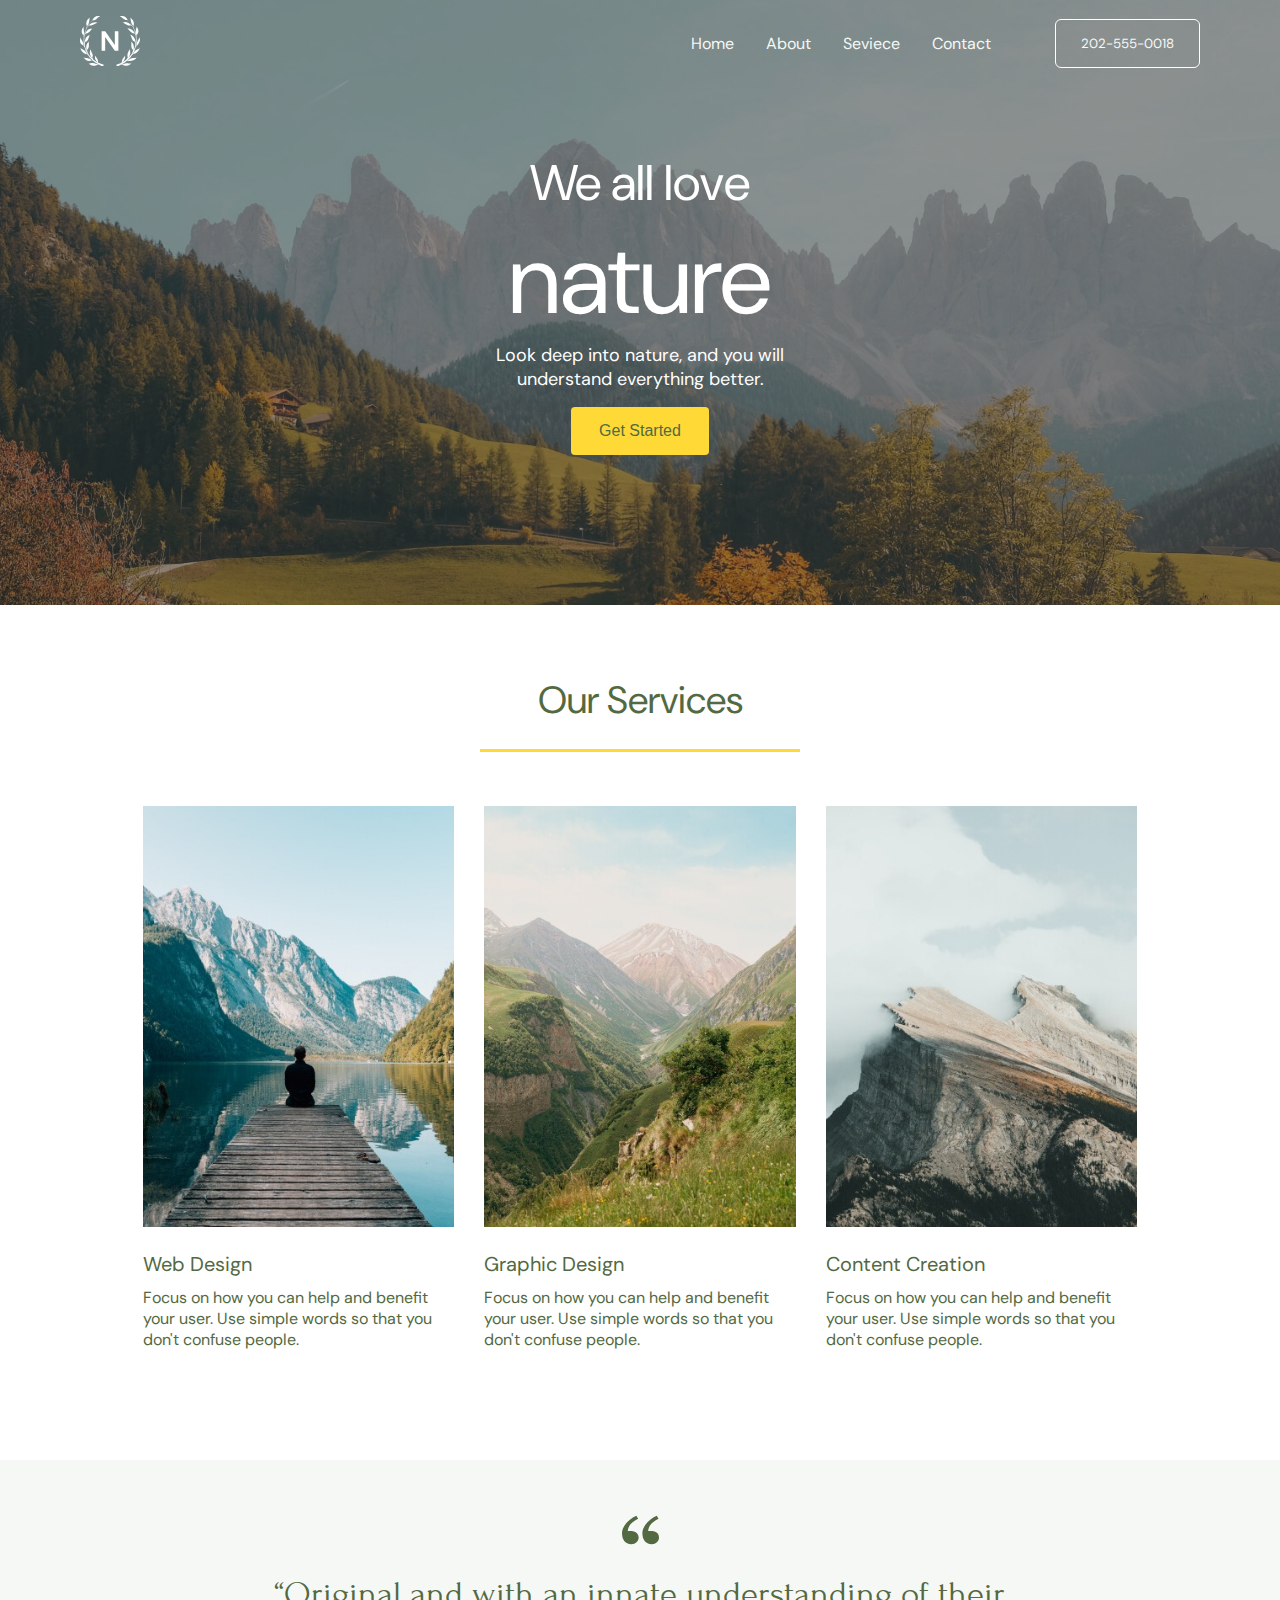
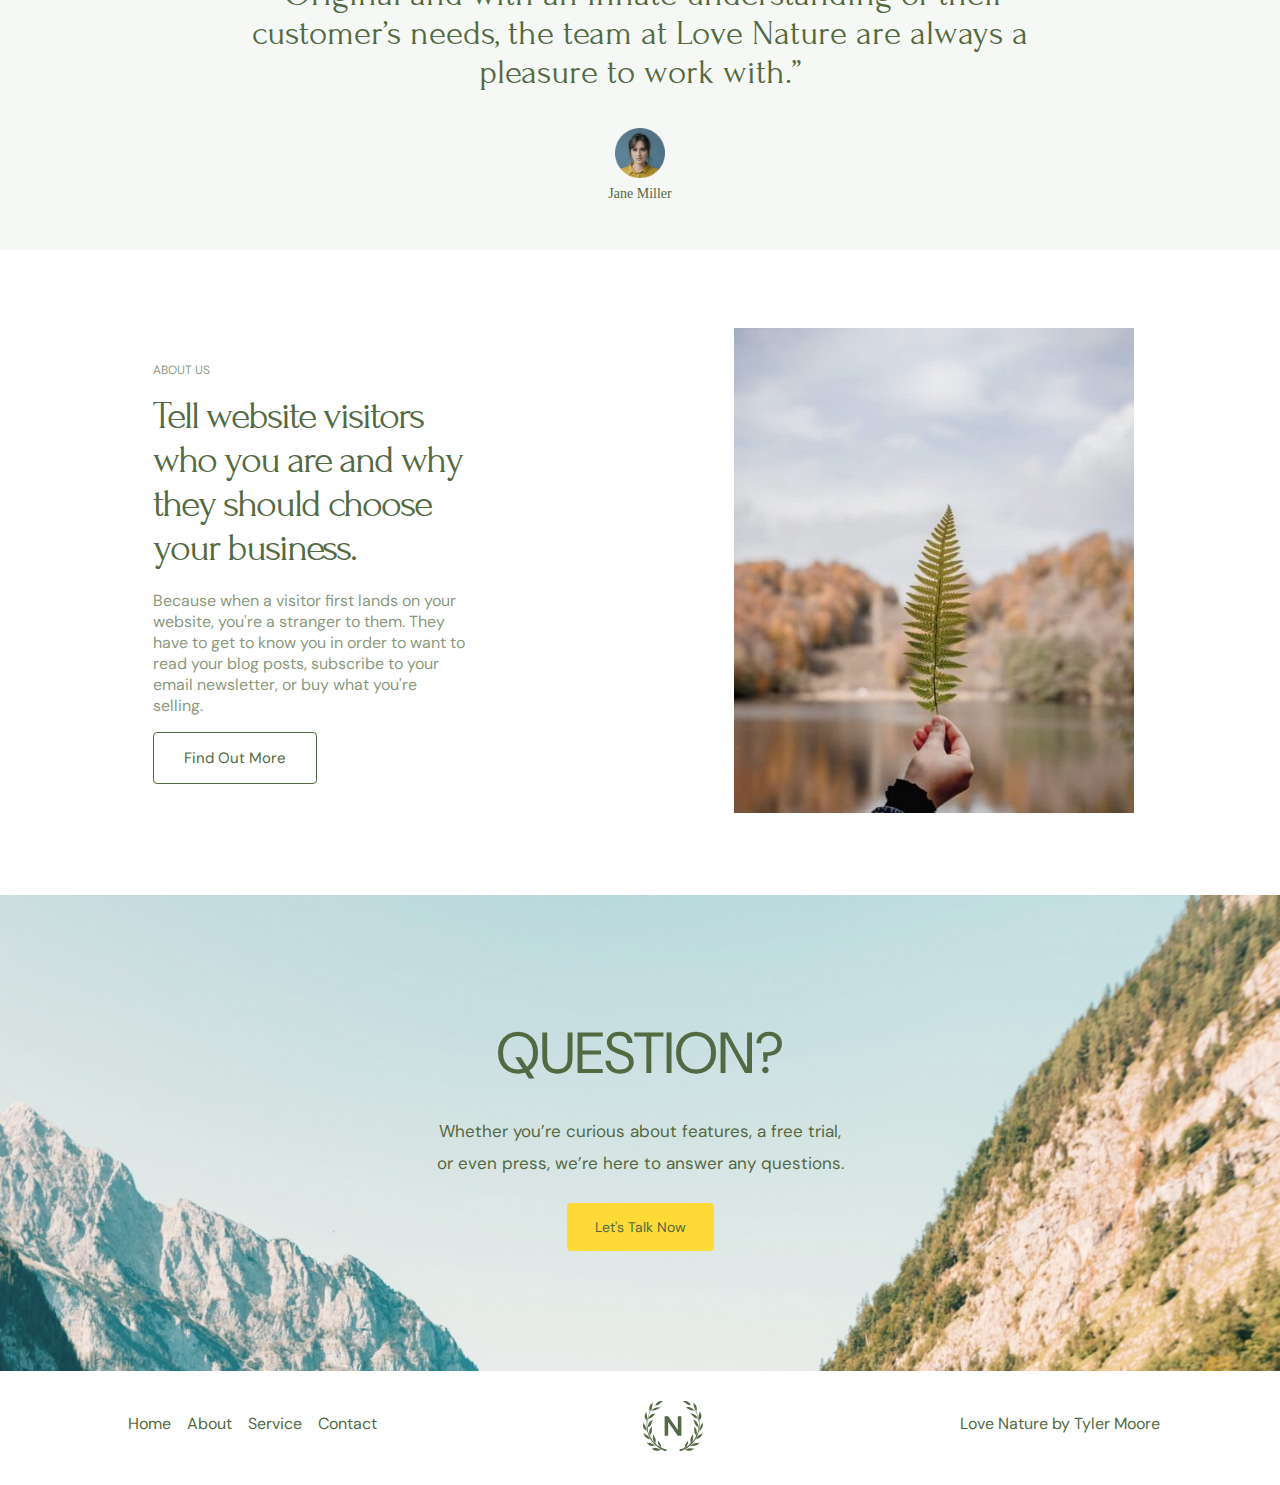
<file: index.html>
<!DOCTYPE html>
<html lang="en">
  <head>
    <meta charset="UTF-8" />
    <meta name="viewport" content="width=device-width, initial-scale=1.0" />
    <title>Home - Love Nature</title>
    <link rel="stylesheet" href="style.css" />
    <link rel="preconnect" href="https://fonts.googleapis.com" />
    <link rel="preconnect" href="https://fonts.gstatic.com" crossorigin />
    <link
      href="https://fonts.googleapis.com/css2?family=DM+Sans:ital,opsz,wght@0,9..40,100..1000;1,9..40,100..1000&family=Forum&display=swap"
      rel="stylesheet"
    />
    <link rel="icon" type="image/x-icon" href="assets/imgi_8_logo-green.svg">
  </head>
  <body>
    <section class="main-container">
      <header>
        <div class="logo">
          <img src="assets/imgi_1_logo-white.svg" alt="" />
        </div>
        <div class="navbar">
          <ul type="none">
            <li>Home</li>
            <li><a href="about.html">About</a></li>
            <li>Seviece</li>
            <li>Contact</li>
          </ul>
          <div>
            <button>202-555-0018</button>
          </div>
          <div class="dropdown">
            <img src="assets/download (1).svg" alt="">
          </div>
        </div>
      </header>
      <main>
        <section id="hero-section">
          <h2>We all love</h2>
          <h1>nature</h1>
          <p>
            Look deep into nature, and you will <br />understand everything
            better.
          </p>
          <button>Get Started</button>
        </section>
        <!--End of hero section-->

        <section id="service-section">
          <div>
            <p class="title">Our Services</p>
          </div>
          <div id="line"></div>
          <div id="service-blocks">
            <div class="block-content">
              <img src="assets/imgi_2_service-1.jpg" alt="" />
              <h4>Web Design</h4>
              <p class="content">
                Focus on how you can help and benefit your user. Use simple
                words so that you don't confuse people.
              </p>
            </div>
            <div class="block-content">
              <img src="assets/imgi_3_service-2.jpg" alt="" />
              <h4>Graphic Design</h4>
              <p class="content">
                Focus on how you can help and benefit your user. Use simple
                words so that you don't confuse people.
              </p>
            </div>
            <div class="block-content">
              <img src="assets/imgi_4_service-3.jpg" alt="" />
              <h4>Content Creation</h4>
              <p class="content">
                Focus on how you can help and benefit your user. Use simple
                words so that you don't confuse people.
              </p>
            </div>
          </div>
        </section>
        <!--End of Service section-->

        <section id="quote-section">
          <div id="quote-img">
            <img src="assets/imgi_5_quotes.svg" alt="" />
          </div>
          <div class="quote-content">
            <h2>
              “Original and with an innate understanding of their customer’s
              needs, the team at Love Nature are always a pleasure to work
              with.”
            </h2>
          </div>
          <div id="quote-dp">
            <img src="assets/imgi_6_avatar_on_home.png" alt="" />
            <p>Jane Miller</p>
          </div>
        </section>
        <!--End of quote section-->

        <section id="about-us">
          <div class="about-container">
            <div>
              <p id="subhead">ABOUT US</p>
            </div>
            <div>
              <h2>
                Tell website visitors who you are and why they should choose your
                business.
              </h2>
              <p id="inner-content">
                Because when a visitor first lands on your website, you're a
                stranger to them. They have to get to know you in order to want to
                read your blog posts, subscribe to your email newsletter, or buy
                what you're selling.
              </p>
            </div>
            <button>Find Out More</button>
          </div>
          <div id="about-us-image">
            <img src="assets/imgi_21_leaf-400x485.jpg" alt="" />
          </div>
        </section>
        <!--End of About section-->

        <section id="enquiry">
          <h2>QUESTION?</h2>
          <p>
            Whether you’re curious about features, a free trial, <br> or even press,
            we’re here to answer any questions.
          </p>
          <button>Let's Talk Now</button>
        </section>
      </main>
      <footer>
        <div>
          <ul type="none">
            <li>Home</li>
            <li>About</li>
            <li>Service</li>
            <li>Contact</li>
          </ul>
        </div>
        <div class="footer-img">
          <img src="assets/imgi_8_logo-green.svg" alt="" />
        </div>
        <div>
          <p>Love Nature by Tyler Moore</p>
        </div>
      </footer>
    </section>
  </body>
</html>
</file>
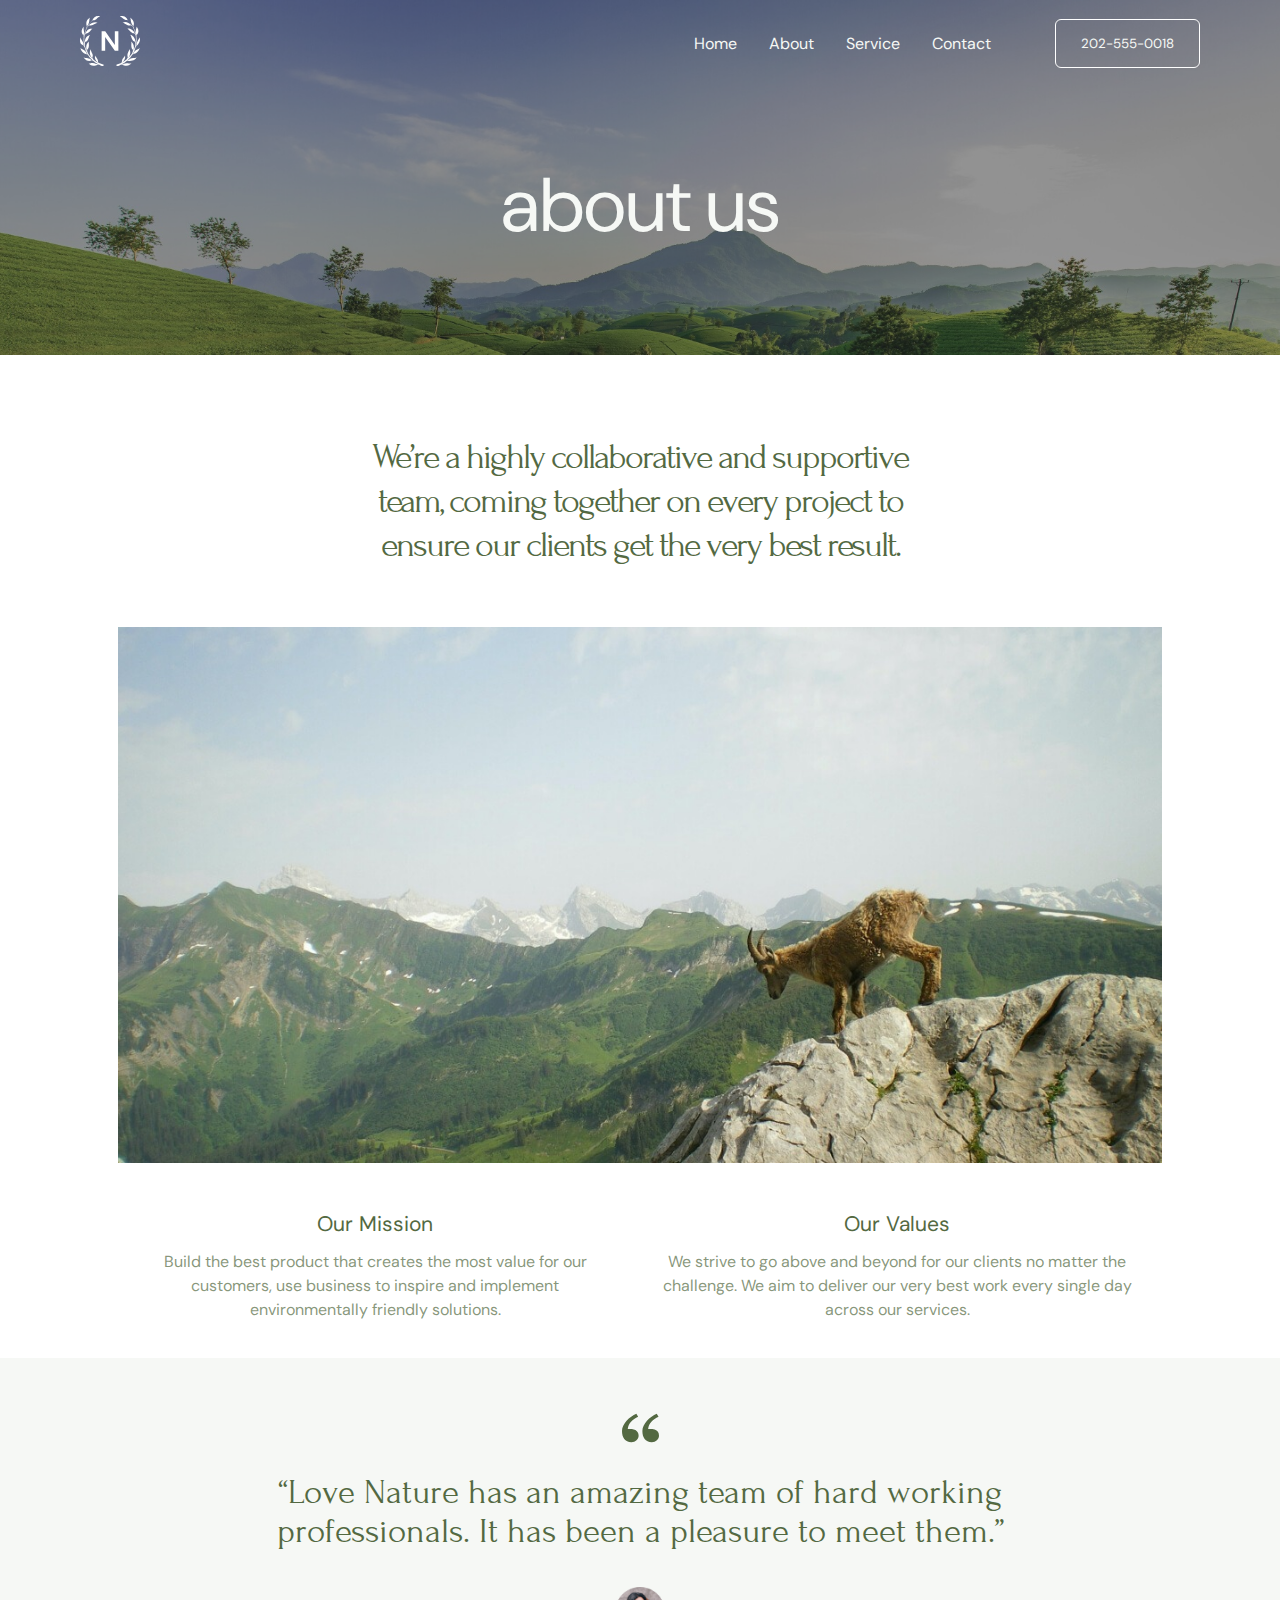
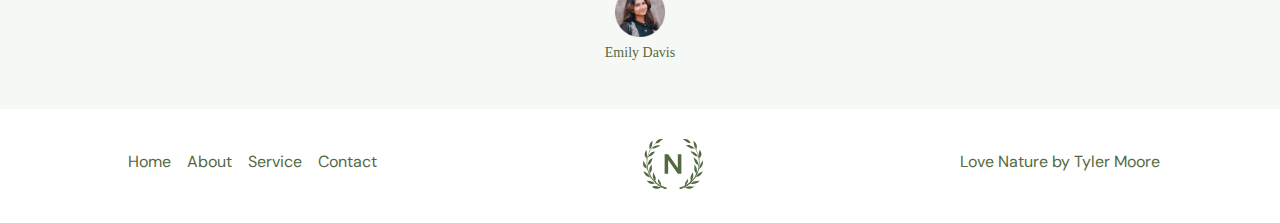
<file: about.html>
<!DOCTYPE html>
<html lang="en">
  <head>
    <meta charset="UTF-8" />
    <meta name="viewport" content="width=device-width, initial-scale=1.0" />
    <title>About</title>
    <link rel="icon" type="image/x-icon" href="assets/imgi_8_logo-green.svg" />
    <link rel="stylesheet" href="style.css" />
    <link rel="preconnect" href="https://fonts.googleapis.com" />
    <link rel="preconnect" href="https://fonts.gstatic.com" crossorigin />
    <link
      href="https://fonts.googleapis.com/css2?family=DM+Sans:ital,opsz,wght@0,9..40,100..1000;1,9..40,100..1000&family=Forum&display=swap"
      rel="stylesheet"
    />
  </head>
  <body>
    <section id="about-page">
      <div id="hero-wrapper">
        <header>
          <div class="logo">
            <img src="assets/imgi_1_logo-white.svg" alt="" />
          </div>
          <div class="navbar">
            <ul type="none">
              <li><a href="index.html">Home</a></li>
              <li><a href="about.html">About</a></li>
              <li><a href="about.html">Service</a></li>
              <li><a href="about.html">Contact</a></li>
            </ul>
            <div>
              <button>202-555-0018</button>
            </div>
            <div class="dropdown">
              <img src="assets/download (1).svg" alt="" />
            </div>
          </div>
        </header>
        <div id="about-head">
          <p>about us</p>
        </div>
      </div>
      <section id="about-hero-section">
        <div>
          <h4>
            We’re a highly collaborative and supportive team, coming together on
            every project to ensure our clients get the very best result.
          </h4>
        </div>
        <div id="about-img">
          <img src="assets/imgi_2_contact-hero.jpg" alt="" />
        </div>
        <div id="about-content">
          <div class="about-content">
            <h3>Our Mission</h3>
            <p>
              Build the best product that creates the most value for our
              customers, use business to inspire and implement environmentally
              friendly solutions.
            </p>
          </div>
          <div class="about-content">
            <h3>Our Values</h3>
            <p>
              We strive to go above and beyond for our clients no matter the
              challenge. We aim to deliver our very best work every single day
              across our services.
            </p>
          </div>
        </div>
      </section>
      <!-- End of about-us -->
      <section id="quote-section">
        <div id="quote-img">
          <img src="assets/imgi_5_quotes.svg" alt="" />
        </div>
        <div class="quote-content">
          <h2>
           “Love Nature has an amazing team of hard working professionals. It has been a pleasure to meet them.”
          </h2>
        </div>
        <div id="quote-dp">
          <img src="assets/imgi_4_avatar_on_about.png" alt="" />
          <p>Emily Davis</p>
        </div>
      </section>
      <!--End of quote section-->
      <footer>
        <div>
          <ul type="none">
            <li>Home</li>
            <li>About</li>
            <li>Service</li>
            <li>Contact</li>
          </ul>
        </div>
        <div class="footer-img">
          <img src="assets/imgi_8_logo-green.svg" alt="" />
        </div>
        <div>
          <p>Love Nature by Tyler Moore</p>
        </div>
      </footer>
      <!--End of footer-->
    </section>
  </body>
</html>
</file>
<file: style.css>
* {
    margin: 0;
    padding: 0;
    box-sizing: border-box;
}

/* .main-container{
    border:1px solid orange;
  
} */
header {
    display: flex;
    flex-wrap: wrap;
    justify-content: space-between;
    align-items: center;
    padding: 16px;
    width: 100%;
    /* padding-inline: 80px; */
    position: absolute;
    z-index: 2;
    /* background-color: rgb(222, 239, 245); */
}

header ul,
header button {
    display: none;
}

header ul li a {
    text-decoration: none;
    color: #f6f8f5;
}

.logo {
    max-width: 60px;
}

.logo img {
    width: 100%;
}

.dropdown {
    display: flex;
    align-items: center;
    justify-content: center;
    padding: 8px;
    background: yellow;
    border-radius: 100%;
    width: 50px;
    height: 50px;
}

#hero-section>* {
    position: relative;
    z-index: 2;
}

#hero-section {
    display: flex;
    flex-direction: column;
    align-items: center;
    /* background-color: rgb(168, 168, 168); */
    padding: 88px 0;
    background-image: url(./assets/imgi_16_header-hero.jpg);
    background-repeat: no-repeat;
    background-size: cover;
    background-position: bottom center;
    position: relative;
}

#hero-section::before {
    content: "";
    /* REQUIRED for ::before to render */
    position: absolute;
    /* Position it over the hero */
    top: 0;
    left: 0;
    width: 100%;
    height: 100%;
    background-color: rgb(43, 43, 43);
    opacity: 0.5;
    /* Optional: control overlay strength */
    z-index: 1;
    /* Make sure it’s on top of background */
}

#hero-section h2,
#hero-section h1,
#hero-section p {
    font-family: "DM Sans", sans-serif;
    font-size: 44px;
    color: white;
    font-weight: 400;
}

#hero-section h1 {
    font-size: 72px !important;
}

#hero-section p {
    font-size: 14px !important;
    margin-bottom: 16px;
}

#hero-section button {
    font-size: 14px;
    padding: 15px 28px 15px 28px;
    background-color: #FFD936;
    color: #536942;
    border: none;
    border-radius: 4px;
}

#service-section {
    display: flex;
    flex-direction: column;
    align-items: center;
    padding: 10px;
    gap: 24px;
}

#service-section .title,
#service-section h4,
#service-section .content {
    font-size: 34px;
    color: #536942;
    font-family: "DM Sans", sans-serif;
    text-align: center;
}

#service-section #line {
    width: 25%;
    height: 3px;
    background-color: #FFD936;
    line-height: 1;
}

#service-section h4,
#service-section .content {
    font-size: 20px;
    text-align: left;
    font-weight: 400;
}

#service-section h4 {
    margin-bottom: 10px;
}

#service-section .content {
    font-size: 14px !important;
}

.block-content {
    padding-block: 30px 40px;
    padding-inline: 15px;
}

.block-content img {
    margin-bottom: 20px;
    width: 100%;
}

#quote-section {
    padding-block: 55px 48px;
    display: flex;
    flex-direction: column;
    align-items: center;
    background-color: #f6f8f5;
    gap: 16px;
}

.quote-content h2 {
    text-align: center;
    font-size: 24px;
    color: #536942;
    font-family: "Forum", serif;
    font-weight: 400;
}

#quote-dp {
    max-width: 50px;
    display: flex;
    flex-direction: column;
    align-items: center;
}

#quote-dp img {
    width: 100%;
    margin-bottom: 8px;
}

#quote-img {
    max-width: 37px;
}

#quote-img img {
    width: 100%;
}

#quote-dp p {
    text-align: center;
    color: #536942;
    font-size: 14px;
    white-space: nowrap;
}

#about-us {
    padding: 60px 25px;
}

.about-container {
    display: flex;
    flex-direction: column;
    gap: 16px;
    align-items: flex-start;
}

#about-us #subhead {
    text-align: left;
    font-size: 12px;
    color: #536941B3;
    font-family: "DM Sans", sans-serif;
}

#about-us h2 {
    font-size: 35px;
    line-height: 44px;
    letter-spacing: -2px;
    margin: 0px 0px 20px 0px;
    color: #536942;
    font-family: "Forum", serif;
    font-weight: 400;
}

#about-us #inner-content {
    font-size: 14px;
    color: #536941B3;
    font-family: "DM Sans", sans-serif;
}

#about-us button {
    padding: 15px 30px;
    border: 1px solid #536942;
    border-radius: 4px;
    font-size: 14px;
    color: #536942;
    font-family: "DM Sans", sans-serif;
    background: white;
}

#about-us #about-us-image {
    display: none;
}

#enquiry {
    display: flex;
    flex-direction: column;
    align-items: center;
    padding: 48px;
    gap: 24px;
    background-image: url(./assets/footer-hero-mobile.jpg);
    background-position: center;
    background-repeat: no-repeat;
    background-size: cover;
}

#enquiry h2,
#enquiry p {
    font-size: 42px;
    color: #536942;
    font-family: "DM Sans", sans-serif;
    font-weight: 400;
}

#enquiry p {
    font-size: 15px !important;
    text-align: center;
    line-height: 32px;
    ;
}

#enquiry button {
    font-family: "DM Sans", sans-serif;
    padding: 15px 28px 15px 28px;
    background-color: #FFD936;
    color: #536942;
    border: none;
    border-radius: 4px;
    font-size: 14px;
    text-align: center;
}

footer {
    display: flex;
    flex-direction: column;
    align-items: center;
    text-align: center;
    padding: 35px 0;
    gap: 26px;
}

footer ul li,
footer p {
    padding-bottom: 10px;
    font-size: 14px;
    color: #536942;
    font-family: "DM Sans", sans-serif;
}

footer ul a {
    text-decoration: none;
}

footer .footer-img {
    width: 60px;
    /* padding-block: 20px 30px */
}

footer .footer-img img {
    width: 100%;
}

/* About page */
#about-page #hero-wrapper>* {
    position: relative;
    z-index: 2;
}

#about-page #hero-wrapper {
    position: relative;
    /* Needed so ::before can position inside */
    background-image: url(assets/imgi_14_header-hero-1.jpg);
    background-position: bottom center;
    background-repeat: no-repeat;
    background-size: cover;
}

.service-page .service-pg {
    position: relative !important;
    /* Needed so ::before can position inside */
    background-image: url(assets/imgi_13_ales-krivec-N-aTikX-b00-unsplash.jpg) !important;
    background-position: center !important;
    background-repeat: no-repeat !important;
    background-size: cover !important;
}

.contact-page .contact-pg {
    position: relative !important;
    /* Needed so ::before can position inside */
    background-image: url(assets/imgi_14_contact-hero-1.jpg) !important;
    background-position: center !important;
    background-repeat: no-repeat !important;
    background-size: cover !important;
}

#about-page #hero-wrapper::before {
    content: "";
    /* REQUIRED for ::before to render */
    position: absolute;
    /* Position it over the hero */
    top: 0;
    left: 0;
    width: 100%;
    height: 100%;
    background-color: rgb(43, 43, 43);
    opacity: 0.5;
    /* Optional: control overlay strength */
    z-index: 1;
    /* Make sure it’s on top of background */
}


#about-page #hero-wrapper #about-head {
    /* padding: 120px; */
    padding-block: 70px 100px;
    display: flex;
    justify-content: center;
}

#about-page #hero-wrapper #about-head p {
    font-size: 54px;
    color: #f6f8f5;
    font-family: "DM Sans", sans-serif;
}

#about-hero-section {
    padding: 10px;
    display: flex;
    flex-direction: column;
    /* gap: 24px; */
    padding-bottom: 36px;
}

#about-hero-section h4 {
    font-size: 24px;
    color: #536942;
    font-weight: 400;
    font-family: "Forum", serif;
    line-height: 38px;
    letter-spacing: -1.5px;
    padding: 40px 20px 30px;
    text-align: center;
}

#about-img img {
    width: 100%;
}

#about-content {
    display: flex;
    flex-direction: column;
    text-align: center;
}

.about-content {
    padding-top: 42px;
}

.about-content h3 {
    line-height: 31px;
    margin: 0px 0px 10px 0px;
    font-size: 26px;
    font-family: "DM Sans", sans-serif;
    font-weight: 400;
    color: #536942;
}

.about-content p {
    font-size: 14px;
    font-family: "DM Sans", sans-serif;
    font-weight: 400;
    color: #536941B3;
    line-height: 24px;
    padding-inline: 18px;
}

/* COntact Us*/
#testimonial-section {
    padding-block: 50px 60px;
    display: flex;
    flex-direction: column;
    align-items: center;
    justify-content: center;
    background-color: #f6f8f5;
}

#testimonial-section p {
    font-size: 36px;
    font-weight: 400;
    color: #536942;
    font-family: "Forum", serif;
    line-height: 44px;
    letter-spacing: -2px;
    padding-inline: 10%;
    text-align: center;
    margin-bottom: 36px;
}

#testimonial-picture {
    display: flex;
    flex-direction: column;
}

#testimonial-picture img {
    margin: 10px;
    outline: 2px solid black !important;
    box-shadow: 0 0 10px rgba(0, 0, 0, 0.5) !important;
}

/* Contact page*/
#contact-form-section {
    display: flex;
    flex-direction: column-reverse;
    padding: 40px 20px 70px;
}

#contact-form-section form input {
    padding: 20px 10px 20px;
    width: 100%;
    border: none;
    color: #536942;
    border-bottom: 1px solid gainsboro;
}
#contact-form-section form input ::placeholder{
    font-family: "DM Sans", sans-serif;
    color: transparent;
}
#contact-form-section form #textarea {
    min-height: 136px;
    ;
}

#contact-form-section h4, .form-content .head {
    font-size: 36px;
    letter-spacing: -2px;
    line-height: 44px;
    color: #536942;
    font-weight: 400;
    font-family: "Forum", serif;
    text-align: center;
}

#contact-form-section form button {
    padding: 15px 34px;
    color: #536942;
    background: #FFD936;
    border: none;
    font-family: "DM Sans", sans-serif;
    border-radius: 5px;
    margin-top: 10px;
}
.form-content{
    padding-top: 48px;
    display: flex;
    flex-direction: column;
    gap: 24px;
    text-align: center;
}
.form-content-child{
    padding-block: 7px 15px;
    display: flex;
    flex-direction: column;
    gap: 8px;
}
.form-content-child p, .form-content-child h3{
    font-size: 13px;
    font-family: "DM Sans", sans-serif;
    color: #536941B3;
}
.form-content-child h3{
    font-size: 17px !important;
    font-weight: normal;
}
.form-content-child .icon{
    width: 42px;
    height: 42px;
    background: #536942;
    display: flex;
    justify-content: center;
    align-items: center;
    border-radius: 100%;
}
.fcc-icon{
    flex-direction: row;
    justify-content: center;
}

/* Service page*/
#starter-wrapper{
    width: 100%;
    margin-block: 60px;
}
.s-text{
    display: flex;
    flex-direction: column;
    gap:24px;
}
.s-block div{
    width: 100%;
    padding: 0 20px 20px;
}
.s-block div img{
    width: 100%;
}
.s-text .top, .s-text h3{
    font-size: 15px;
    color: #536941B3;
    font-family: "DM Sans", sans-serif;
    line-height: 30px;
}
.s-text h4{
    font-size: 30px;
    font-family: "Forum", serif;
    font-weight: 400;
    color: #536942;
}
.s-text h3{
      font-size: 19px !important;
      font-weight: 400;
      color: #536942;
}
.s-text button{
    padding: 15px 30px 15px 30px;
        background-color: #FFFFFF00;
        color: #536942;
        width: 50%;
        border: 1px solid #536942;
        border-radius: 4px;
}
.emo-section{
    display: flex;
    flex-direction: column;
    background-color: #f6f8f5;
    gap: 36px;
    padding: 50px 15px 32px;
}
.emo-section .txt-con {
    display: flex;
    flex-direction: column;
    gap:30px;
}
.emo-section .txt-con h2{
    font-size: 40px;
    font-weight: 400;
    font-family: "Forum", serif;
    color: #536942;
}
.emo-section .txt-con p{
    font-size: 18px;
    color: #536942;
    font-family: "DM Sans", sans-serif;

}
.s-pimg-con{
    display:flex;
        flex-wrap: wrap;
        flex-direction: column;
        gap: 24px;;
}
.s-p-img-con .img-b .em-max{
    width: 56px;
    height: 56px;
    background-color: white;
    border-radius: 50%;
    display:flex;
    flex-direction: column;
        /* flex-wrap: wrap; */
        justify-content: center;
        align-items: center;
}
.img-b{
    width:100%;
        width: 100%;
    display: flex;
    flex-direction: column;
    gap: 12px;
    padding-top: 16px;
}
.img-b p{
    font-size: 13px;
    color: #536942;
    font-family: "DM Sans", sans-serif;

}
.s-p-img-con div img {
    width: 100%;
    height: 100%;
    object-fit: cover;
    border-radius: 50%;
}

@media only screen and (min-width:768px) {
    header {
        padding-inline: 80px;
    }

    header ul,
    header button {
        display: flex;
        font-family: "DM Sans", sans-serif;
        color: #f6f8f5;

    }

    header ul li {
        padding-inline: 16px;
    }

    header button {
        padding: 15px 25px;
        border-radius: 6px;
        border: 1px solid white;
        background-color: transparent;
        margin-left: 48px;

    }

    .navbar {
        display: flex;
        justify-content: flex-end;
        width: 66%;
        align-items: center;
    }

    .dropdown {
        display: none;
    }

    #hero-section {
        padding: 150px 0;
        ;
    }

    #hero-section h2 {
        font-size: 50px;
    }

    #hero-section h1 {
        font-size: 98px !important;
    }

    #hero-section p {
        font-size: 18px !important;
        text-align: center;
    }

    #hero-section button,
    #service-section .content {
        font-size: 16px !important;
    }

    #service-section {
        padding: 70px 0;
    }

    #service-section .title {
        font-size: 38px;
    }

    #service-blocks {
        display: flex;
        margin: 0 10%;
    }

    .quote-content {
        padding: 10px 80px 20px 80px;
        max-width: 999px;
    }

    .quote-content h2 {
        font-size: 35px;
    }

    #about-us {
        display: flex;
        align-items: center;
        padding-inline: 10%;
        justify-content: space-between;
    }

    .about-container {
        max-width: 684px;
        padding: 10px 250px 10px 25px;
    }

    #about-us #about-us-image {
        display: block;
        padding: 18px;
    }

    #about-us h2 {
        font-size: 40px;
    }

    #about-us #inner-content {
        font-size: 16px;
    }

    #about-us button {
        font-size: 15px;
    }

    #enquiry {
        padding: 120px 48px;
        background-image: url(assets/imgi_17_footer-hero-big.jpg);
    }

    #enquiry h2 {
        font-size: 58px;
    }

    #enquiry p {
        font-size: 17px !important;
    }

    footer {
        padding: 30px 120px;
        flex-direction: row;
        justify-content: space-between;
    }

    footer ul {
        display: flex;
    }

    footer li {
        padding: 0 8px;
    }

    footer ul li,
    footer p {
        font-size: 16px;
    }

    #about-page #hero-wrapper #about-head p {
        font-size: 76px;
    }

    #about-hero-section h4 {
        font-size: 36px;
        width: 50%;
        margin: 0 auto;
        padding-block: 70px 60px;
        line-height: 44px;
        letter-spacing: -2px;
    }

    #about-page #about-img {
        max-width: 1044px;
        margin: 0 auto;
    }

    #about-page #about-img img {
        width: 100%;
    }

    #about-page #about-content {
        flex-direction: row;
        margin: 0 auto;
        max-width: 1044px;
    }

    #about-page .about-content h3 {
        font-size: 21px;
    }

    #about-page .about-content p {
        font-size: 16px;
    }

    #testimonial-section p {
        font-size: 40px;
    }

    #testimonial-picture {
        flex-direction: row;
    }
    #contact-form-section{
        flex-direction:row;
        justify-content:space-evenly;
    }
    .form-content,  .form-content .head, #contact-form-section h4 {
        text-align:left;
    }
    .form-content{
        padding-top:0;
    }
    .form-con{
        max-width:520px;
                display: flex;
        flex-direction: column;
        justify-content: space-between;
    }
    .fcc-icon{
        justify-content: flex-start;
        padding-bottom:0;
    }
    #contact-form-section h4, .form-content .head{
        font-size: 40px;
    }
    .form-content-child p{
        font-size: 14px;
    } .form-content-child h3{
        font-size: 18px !important;
    }
    #starter-wrapper{
        margin: 0;
    }
    .s-block {
    display: flex;
    align-items: center;
    padding: 80px;
    justify-content: center;
}
.s-block div,.s-text{
    padding: 10px 10px 10px 50px;
}
.s-text h4{
    font-size: 34px;
}
.s-text button{
    width: 25%;
}
.img-con{
    max-width: 460px;
    padding-left: 80px !important;
}
.emo-section{
    padding-inline: 20px;
}
.s-text{
    max-width: 612px;
}
.s-p-img-con{
    display: grid;
    grid-template-columns: auto auto;
    row-gap: 60px;
}
}
</file>
